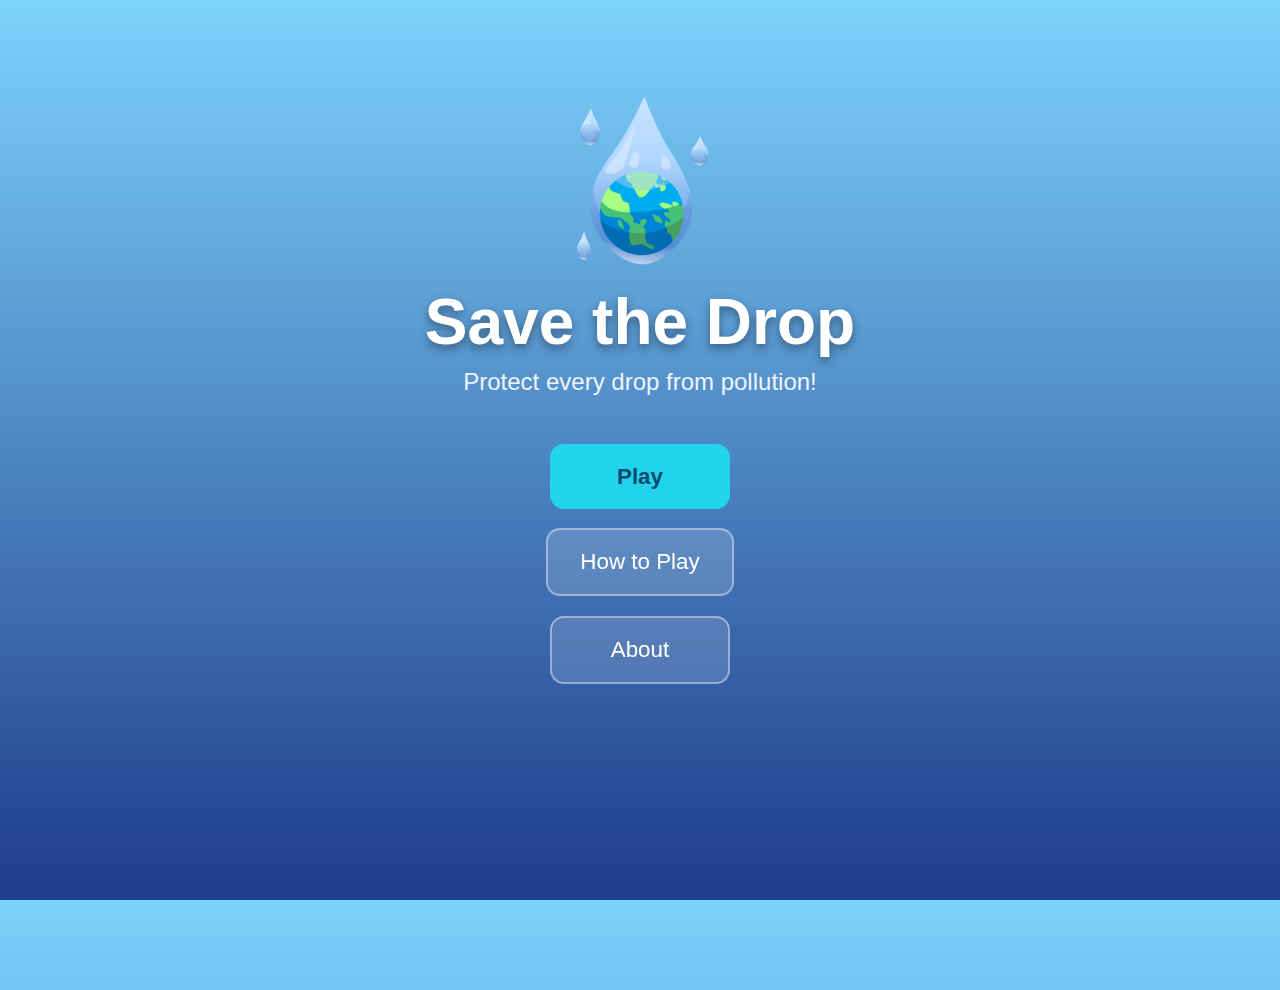
<file: game_app/index.html>
<!DOCTYPE html>
<html lang="en">
  <head>
    <meta charset="UTF-8" />
    <meta name="viewport" content="width=device-width, initial-scale=1.0" />
    <title>💧 Save the Drop</title>
    <link rel="stylesheet" href="style.css" />
  </head>
  <body>
    <!-- 🌊 Main Menu -->
    <div id="menu-screen" class="screen active">
      <div class="menu-container">
        <img
          src="assets/menu_logo.png"
          alt="Save the Drop Logo"
          class="game-logo"
        />
        <h1 class="game-title">Save the Drop</h1>
        <p class="subtitle">Protect every drop from pollution!</p>

        <div class="menu-buttons">
          <button id="start-btn" class="btn primary">Play</button>
          <button id="howto-btn" class="btn">How to Play</button>
          <button id="credits-btn" class="btn">About</button>
        </div>
      </div>
    </div>

    <!-- 📘 How to Play Modal -->
    <div id="howto-screen" class="screen hidden">
      <div class="overlay">
        <h2>How to Play</h2>
        <ul>
          <li>
            🕹️ Use <b>← / →</b> or <b>A / D</b> to move your water droplet.
          </li>
          <li>💧 Collect <b>clean raindrops</b> to increase your score.</li>
          <li>
            🗑️ Avoid <b>trash</b> — hitting it is terrible for your health!
          </li>
          <li>
            ⏳ Survive the set time limit and collect as many raindrops as you
            can.
          </li>
          <li>
            🏁 Your score determines the ending — can you restore the river’s
            purity?
          </li>
        </ul>
        <button id="back-btn" class="btn">Back</button>
      </div>
    </div>

    <!-- ⏳ Playtime Selection Modal -->
    <div id="playtime-screen" class="screen hidden">
      <div class="overlay">
        <h2>Select Playtime</h2>
        <p class="choose-time">How long can you protect the water?</p>
        <div class="time-buttons">
          <button class="time-btn" data-time="60">1 Minute</button>
          <button class="time-btn" data-time="120">2 Minutes</button>
          <button class="time-btn" data-time="180">3 Minutes</button>
        </div>
        <button id="cancel-btn" class="btn" style="margin-top: 1.5rem">
          Cancel
        </button>
      </div>
    </div>

    <!-- 👥 About Modal -->
    <div id="about-screen" class="screen hidden">
      <div class="overlay about-overlay">
        <img
          src="assets/menu_logo.png"
          alt="Save the Drop Logo"
          class="about-logo"
        />
        <h2>Save the Drop</h2>
        <p class="about-theme">
          Theme: <span>Save Water – Protect the Environment 🌿</span>
        </p>

        <div class="about-content">
          <p class="about-desc">
            A short web game raising awareness about water pollution and
            sustainability. Survive as a little droplet and protect the clean
            water from the falling trash!
          </p>

          <div class="team-section">
            <h3>Our Team</h3>
            <div class="team-grid">
              <div class="member">Duc Khai</div>
              <div class="member">Hong Thai</div>
              <div class="member">Ngoc Luong</div>
              <div class="member">Minh Quang</div>
            </div>
          </div>
        </div>

        <button id="about-back-btn" class="btn">Back</button>
      </div>
    </div>

    <script src="menu.js"></script>
  </body>
</html>
</file>
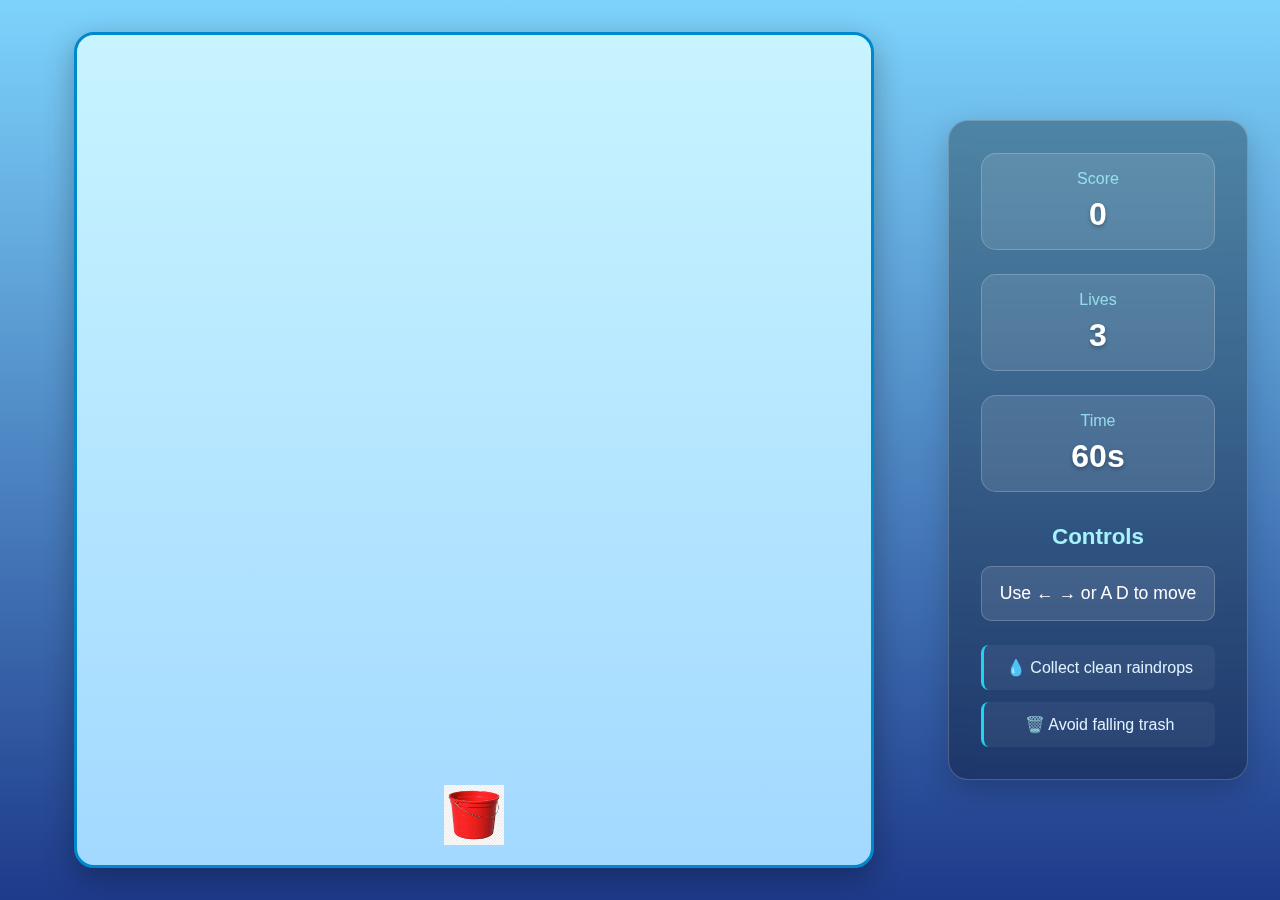
<file: game_app/game.html>
<!DOCTYPE html>
<html lang="en">
<head>
  <meta charset="UTF-8" />
  <meta name="viewport" content="width=device-width, initial-scale=1.0" />
  <title>💧 Save the Drop - Game</title>
  <link rel="stylesheet" href="game.css">
</head>
<body>
  <!-- ====== GAME SCREEN ====== -->
  <div id="game-screen" class="screen active">
    <div class="game-layout">
      <!-- Game Area (Left Side) -->
      <div class="game-section">
        <div id="game-area">
          <div id="player"></div>
        </div>
      </div>
      
      <!-- UI Panel (Right Side) -->
      <div class="ui-section">
        <div class="ui-panel">
          <div class="game-info">
            <div id="score" class="info-item">
              <span class="info-label">Score</span>
              <span class="info-value">0</span>
            </div>
            <div id="lives" class="info-item">
              <span class="info-label">Lives</span>
              <span class="info-value">3</span>
            </div>
            <div id="time" class="info-item">
              <span class="info-label">Time</span>
              <span class="info-value">60s</span>
            </div>
          </div>
          
          <div class="game-controls">
            <h3>Controls</h3>
            <p class="controls-text">Use ← → or A D to move</p>
            <div class="control-hint">
              <p>💧 Collect clean raindrops</p>
              <p>🗑️ Avoid falling trash</p>
            </div>
          </div>
        </div>
      </div>
    </div>
  </div>

  <!-- ====== GAME OVER SCREEN ====== -->
  <div id="gameover-screen" class="screen hidden">
    <div class="gameover-container">
      <div class="gameover-content">
        <h1>💀 Game Over</h1>
        <div class="final-score">
          <p>Your final score:</p>
          <span id="final-score" class="score-display">0</span>
        </div>
        <div class="gameover-buttons">
          <button onclick="goToMenu()" class="btn primary">Play Again</button>
          <button onclick="goToMainMenu()" class="btn">Main Menu</button>
        </div>
      </div>
    </div>
  </div>

  <script src="game.js"></script>
</body>
</html>
</file>
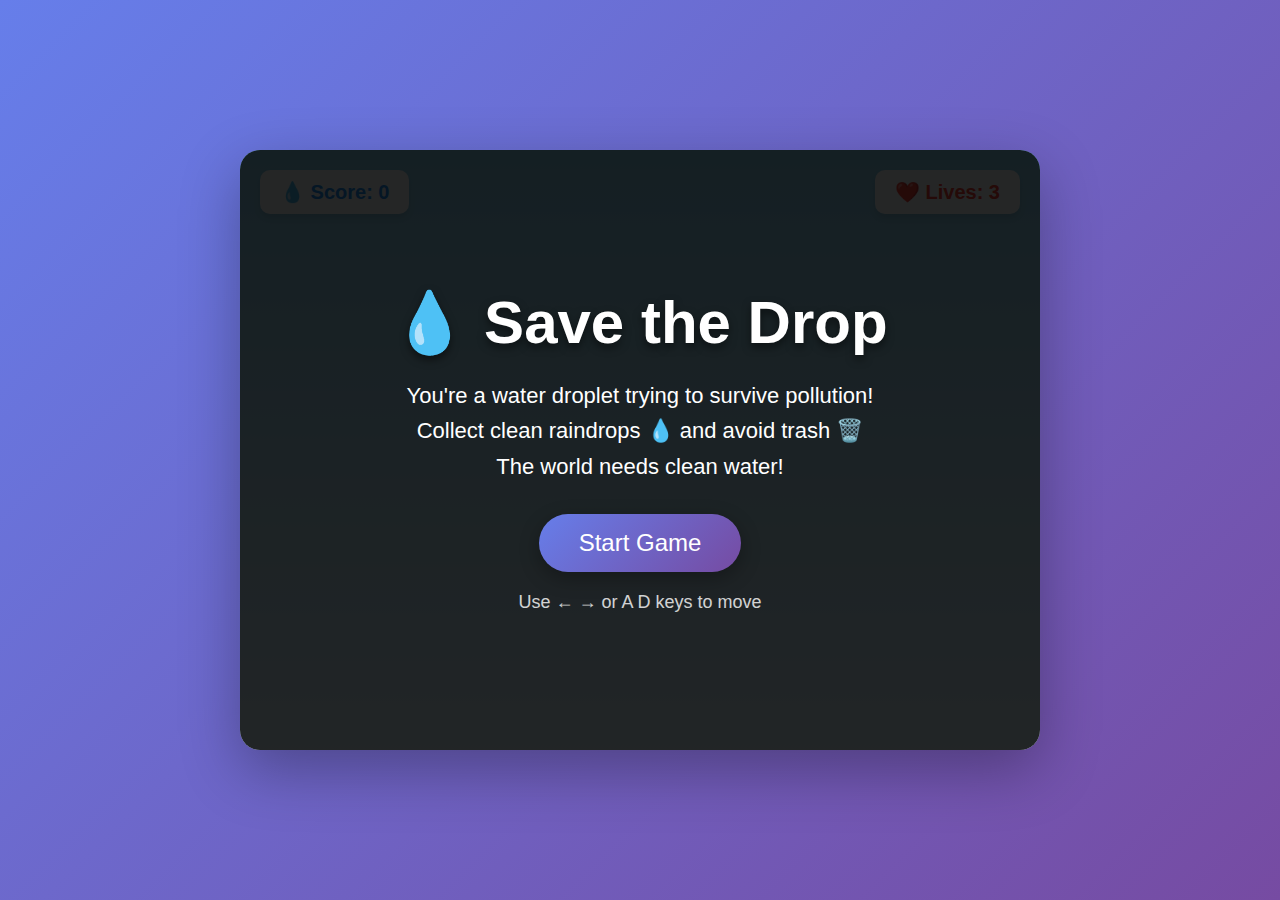
<file: reference/test.html>
<!DOCTYPE html>
<html lang="en">
<head>
    <meta charset="UTF-8">
    <meta name="viewport" content="width=device-width, initial-scale=1.0">
    <title>💧 Save the Drop</title>
    <style>
        * {
            margin: 0;
            padding: 0;
            box-sizing: border-box;
        }

        body {
            font-family: 'Arial', sans-serif;
            background: linear-gradient(135deg, #667eea 0%, #764ba2 100%);
            display: flex;
            justify-content: center;
            align-items: center;
            min-height: 100vh;
            overflow: hidden;
        }

        #gameContainer {
            position: relative;
            width: 800px;
            height: 600px;
            background: linear-gradient(180deg, #87ceeb 0%, #e0f6ff 100%);
            border-radius: 20px;
            box-shadow: 0 20px 60px rgba(0,0,0,0.3);
            overflow: hidden;
        }

        #gameCanvas {
            display: block;
            width: 100%;
            height: 100%;
        }

        #hud {
            position: absolute;
            top: 20px;
            left: 20px;
            right: 20px;
            display: flex;
            justify-content: space-between;
            z-index: 10;
            pointer-events: none;
        }

        .stat {
            background: rgba(255,255,255,0.9);
            padding: 10px 20px;
            border-radius: 10px;
            font-size: 20px;
            font-weight: bold;
            box-shadow: 0 4px 6px rgba(0,0,0,0.1);
        }

        #score { color: #2196F3; }
        #lives { color: #f44336; }

        #startScreen, #gameOverScreen {
            position: absolute;
            top: 0;
            left: 0;
            width: 100%;
            height: 100%;
            background: rgba(0,0,0,0.85);
            display: flex;
            flex-direction: column;
            justify-content: center;
            align-items: center;
            z-index: 100;
            color: white;
        }

        h1 {
            font-size: 60px;
            margin-bottom: 20px;
            text-shadow: 0 4px 8px rgba(0,0,0,0.5);
        }

        p {
            font-size: 22px;
            margin-bottom: 30px;
            text-align: center;
            max-width: 600px;
            line-height: 1.6;
        }

        button {
            background: linear-gradient(135deg, #667eea 0%, #764ba2 100%);
            color: white;
            border: none;
            padding: 15px 40px;
            font-size: 24px;
            border-radius: 50px;
            cursor: pointer;
            transition: all 0.3s;
            box-shadow: 0 6px 20px rgba(0,0,0,0.3);
        }

        button:hover {
            transform: translateY(-2px);
            box-shadow: 0 8px 25px rgba(0,0,0,0.4);
        }

        #finalScore {
            font-size: 36px;
            color: #4CAF50;
            margin: 20px 0;
        }

        .hidden {
            display: none !important;
        }

        .controls {
            margin-top: 20px;
            font-size: 18px;
            opacity: 0.8;
        }
    </style>
</head>
<body>
    <div id="gameContainer">
        <canvas id="gameCanvas" width="800" height="600"></canvas>
        
        <div id="hud">
            <div id="score" class="stat">💧 Score: 0</div>
            <div id="lives" class="stat">❤️ Lives: 3</div>
        </div>

        <div id="startScreen">
            <h1>💧 Save the Drop</h1>
            <p>You're a water droplet trying to survive pollution!<br>
            Collect clean raindrops 💧 and avoid trash 🗑️<br>
            The world needs clean water!</p>
            <button onclick="startGame()">Start Game</button>
            <div class="controls">Use ← → or A D keys to move</div>
        </div>

        <div id="gameOverScreen" class="hidden">
            <h1>Game Over!</h1>
            <div id="finalScore"></div>
            <p>The pollution got you, but don't give up!<br>Every drop counts in saving our water.</p>
            <button onclick="restartGame()">Play Again</button>
        </div>
    </div>

    <script>
        const canvas = document.getElementById('gameCanvas');
        const ctx = canvas.getContext('2d');
        const startScreen = document.getElementById('startScreen');
        const gameOverScreen = document.getElementById('gameOverScreen');
        const scoreEl = document.getElementById('score');
        const livesEl = document.getElementById('lives');
        const finalScoreEl = document.getElementById('finalScore');

        let game = {
            running: false,
            score: 0,
            lives: 3,
            speed: 2,
            spawnRate: 80,
            frame: 0,
            animationId: null
        };

        let player = {
            x: 380,
            y: 520,
            size: 50,
            speed: 7
        };

        let items = [];
        let keys = {};

        window.addEventListener('keydown', e => {
            keys[e.key.toLowerCase()] = true;
            if (e.key === 'ArrowLeft' || e.key === 'ArrowRight') {
                e.preventDefault();
            }
        });

        window.addEventListener('keyup', e => {
            keys[e.key.toLowerCase()] = true;
        });

        function startGame() {
            startScreen.classList.add('hidden');
            game.running = true;
            game.frame = 0;
            loop();
        }

        function restartGame() {
            gameOverScreen.classList.add('hidden');
            game = {
                running: true,
                score: 0,
                lives: 3,
                speed: 2,
                spawnRate: 80,
                frame: 0,
                animationId: null
            };
            player.x = 380;
            items = [];
            keys = {};
            updateDisplay();
            loop();
        }

        function spawn() {
            const good = Math.random() > 0.35;
            items.push({
                x: Math.random() * 750,
                y: -40,
                size: 35,
                good: good,
                speed: game.speed + Math.random() * 1.5
            });
        }

        function movePlayer() {
            if (keys['arrowleft'] || keys['a']) {
                player.x -= player.speed;
            }
            if (keys['arrowright'] || keys['d']) {
                player.x += player.speed;
            }
            if (player.x < 0) player.x = 0;
            if (player.x > 750) player.x = 750;
        }

        function moveItems() {
            for (let i = items.length - 1; i >= 0; i--) {
                items[i].y += items[i].speed;

                const dx = (player.x + 25) - (items[i].x + 17.5);
                const dy = (player.y + 25) - (items[i].y + 17.5);
                const dist = Math.sqrt(dx * dx + dy * dy);

                if (dist < 35) {
                    if (items[i].good) {
                        game.score += 10;
                    } else {
                        game.lives--;
                        if (game.lives <= 0) {
                            endGame();
                            return;
                        }
                    }
                    items.splice(i, 1);
                    updateDisplay();
                } else if (items[i].y > 600) {
                    items.splice(i, 1);
                }
            }
        }

        function draw() {
            ctx.clearRect(0, 0, 800, 600);

            ctx.fillStyle = '#2196F3';
            ctx.beginPath();
            ctx.arc(player.x + 25, player.y + 25, 25, 0, Math.PI * 2);
            ctx.fill();

            ctx.fillStyle = 'white';
            ctx.font = 'bold 32px Arial';
            ctx.textAlign = 'center';
            ctx.textBaseline = 'middle';
            ctx.fillText('💧', player.x + 25, player.y + 25);

            items.forEach(item => {
                ctx.font = '32px Arial';
                ctx.fillText(item.good ? '💧' : '🗑️', item.x + 17.5, item.y + 17.5);
            });
        }

        function updateDisplay() {
            scoreEl.textContent = `💧 Score: ${game.score}`;
            livesEl.textContent = `❤️ Lives: ${game.lives}`;
        }

        function endGame() {
            game.running = false;
            if (game.animationId) {
                cancelAnimationFrame(game.animationId);
            }
            finalScoreEl.textContent = `Final Score: ${game.score}`;
            gameOverScreen.classList.remove('hidden');
        }

        function loop() {
            if (!game.running) return;

            movePlayer();
            moveItems();

            game.frame++;
            if (game.frame % game.spawnRate === 0) {
                spawn();
            }

            if (game.frame % 400 === 0) {
                game.speed += 0.4;
                game.spawnRate = Math.max(30, game.spawnRate - 5);
            }

            draw();
            game.animationId = requestAnimationFrame(loop);
        }
    </script>
</body>
</html>
</file>
<file: game_app/style.css>
/* Reset */
* {
  box-sizing: border-box;
  margin: 0;
  padding: 0;
}

/* Global */
body {
  font-family: "Poppins", sans-serif;
  height: 100vh;
  display: flex;
  justify-content: center;
  align-items: flex-start; /* align to top, not center */
  background: linear-gradient(to bottom, #7dd3fc, #1e3a8a);
  overflow: hidden;
  color: #fff;
  padding-top: 8vh; /* margin from top for breathing room */
}

/* Screen states */
.screen {
  position: absolute;
  width: 100%;
  height: 100%;
  transition: opacity 0.3s ease;
}

.hidden {
  opacity: 0;
  pointer-events: none;
}

.active {
  opacity: 1;
}

/* Menu container */
.menu-container {
  text-align: center;
  animation: fadeIn 1s ease-in-out;
  width: 100%;
  max-width: 600px;
  margin: auto;
}

.game-title {
  font-size: clamp(2rem, 5vw, 4rem); /* Responsive scaling */
  text-shadow: 0 4px 10px rgba(0, 0, 0, 0.4);
  line-height: 1.2;
}

.subtitle {
  font-size: clamp(1rem, 2vw, 1.5rem);
  margin-top: 0.5rem;
  margin-bottom: 3rem;
  opacity: 0.9;
}

.menu-buttons {
  display: flex;
  flex-direction: column;
  gap: 1.2rem;
  align-items: center;
}

/* Buttons */
.btn {
  background: rgba(255, 255, 255, 0.15);
  color: white;
  border: 2px solid rgba(255, 255, 255, 0.4);
  padding: clamp(0.8rem, 1.5vw, 1.2rem) clamp(1.5rem, 3vw, 2rem);
  border-radius: 14px;
  cursor: pointer;
  font-size: clamp(1rem, 2vw, 1.4rem);
  transition: all 0.2s ease;
  backdrop-filter: blur(4px);
  min-width: 180px;
}

.btn:hover {
  background: rgba(255, 255, 255, 0.25);
  transform: scale(1.05);
}

.btn.primary {
  background: #22d3ee;
  color: #0c4a6e;
  font-weight: 600;
  border: none;
}

.btn.primary:hover {
  background: #0ea5e9;
  color: white;
}

/* How to play overlay */
.overlay {
  background: rgba(0, 0, 0, 0.6);
  backdrop-filter: blur(6px);
  padding: 2rem;
  border-radius: 16px;
  text-align: center;
  max-width: 500px;
  margin: auto;
  animation: fadeIn 0.5s ease-in-out;
}

.overlay h2 {
  font-size: clamp(1.4rem, 2.5vw, 2rem);
  margin-bottom: 1rem;
  color: #a5f3fc;
}

.overlay ul {
  text-align: left;
  margin-bottom: 1.5rem;
  line-height: 1.6;
  font-size: clamp(1rem, 1.5vw, 1.2rem);
}

/* Responsive tweaks */
@media (min-width: 1200px) {
  body {
    padding-top: 10vh;
  }
  .menu-container {
    max-width: 700px;
  }
}

/* Animations */
@keyframes fadeIn {
  from {
    opacity: 0;
    transform: translateY(10px);
  }
  to {
    opacity: 1;
    transform: translateY(0);
  }
}

/* Playtime modal */
#playtime-screen .overlay {
  background: rgba(0, 0, 0, 0.7);
  max-width: 480px;
}

.time-buttons {
  display: flex;
  justify-content: center;
  gap: 1rem;
  flex-wrap: wrap;
  margin-top: 1rem;
}

.time-btn {
  background: #22d3ee;
  color: #0c4a6e;
  border: none;
  border-radius: 10px;
  padding: clamp(0.7rem, 1.3vw, 1rem) clamp(1rem, 2vw, 1.5rem);
  font-size: clamp(1rem, 1.8vw, 1.2rem);
  font-weight: 600;
  cursor: pointer;
  transition: 0.2s ease;
}

.time-btn:hover {
  background: #0ea5e9;
  color: white;
  transform: scale(1.05);
}

.time-btn.selected {
  background: #0284c7;
  color: #fff;
  box-shadow: 0 0 10px rgba(2, 132, 199, 0.6);
}

/* About Modal */
#about-screen .overlay {
  max-width: 480px;
  background: rgba(0, 0, 0, 0.75);
}

.about-line {
  margin: 0.8rem 0;
  font-size: clamp(1rem, 1.6vw, 1.2rem);
  color: #e0f2fe;
}

.team-list {
  list-style: none;
  padding: 0;
  margin: 0.5rem 0 1.5rem 0;
}

.team-list li {
  margin: 0.3rem 0;
  font-size: clamp(1rem, 1.5vw, 1.1rem);
  color: #bae6fd;
}

/* --- About Modal Improvements --- */
.about-overlay {
  max-width: 420px;
  padding: 1.8rem 1.6rem;
  background: linear-gradient(
    180deg,
    rgba(13, 33, 45, 0.95),
    rgba(8, 20, 25, 0.9)
  );
  border: 1px solid rgba(173, 216, 230, 0.25);
  border-radius: 16px;
  box-shadow: 0 0 24px rgba(0, 180, 255, 0.15);
  display: flex;
  flex-direction: column;
  align-items: center;
  text-align: center;
  gap: 0.8rem;
}

.about-overlay h2 {
  font-size: clamp(1.6rem, 3vw, 2rem);
  margin-bottom: 0.3rem;
  color: #a5f3fc;
}

.about-theme {
  font-size: clamp(0.95rem, 1.5vw, 1.1rem);
  color: #e0f2fe;
  margin-bottom: 0.8rem;
}

.about-theme span {
  color: #7dd3fc;
  font-weight: 600;
}

.about-desc {
  font-size: clamp(0.9rem, 1.4vw, 1.05rem);
  color: #cce8f9;
  margin: 0.5rem 0 1.2rem 0;
  line-height: 1.4;
  max-width: 90%;
}

.team-section {
  width: 100%;
  margin-bottom: 0.8rem;
}

.team-section h3 {
  margin-bottom: 0.5rem;
  font-size: clamp(1rem, 1.6vw, 1.2rem);
  color: #93c5fd;
}

.team-grid {
  display: grid;
  grid-template-columns: repeat(2, 1fr);
  gap: 0.4rem 1rem;
  justify-items: center;
}

.member {
  background: rgba(59, 130, 246, 0.15);
  padding: 0.5rem 0.8rem;
  border-radius: 10px;
  font-size: clamp(0.9rem, 1.4vw, 1rem);
  color: #e0f2fe;
  transition: background 0.3s ease;
}

.member:hover {
  background: rgba(59, 130, 246, 0.25);
}

#about-back-btn {
  margin-top: 1rem;
  width: 60%;
  font-size: clamp(0.95rem, 1.4vw, 1.1rem);
}

/* --- Logo Styling --- */
.game-logo {
  width: clamp(120px, 20vw, 180px);
  margin-bottom: 0.6rem;
  user-select: none;
}

.about-logo {
  width: clamp(80px, 18vw, 120px);
  margin-bottom: 0.4rem;
  user-select: none;
  filter: drop-shadow(0 0 8px rgba(59, 130, 246, 0.4));
}
</file>
<file: game_app/game.css>
/* ====== RESET & GLOBAL STYLES ====== */
* {
  box-sizing: border-box;
  margin: 0;
  padding: 0;
}

body {
  font-family: "Poppins", sans-serif;
  height: 100vh;
  background: linear-gradient(to bottom, #7dd3fc, #1e3a8a);
  overflow: hidden;
  color: #fff;
}

/* ====== SCREEN MANAGEMENT ====== */
.screen {
  position: absolute;
  width: 100%;
  height: 100%;
  transition: opacity 0.3s ease;
  display: none;
  opacity: 0;
}

.screen.active {
  display: block;
  opacity: 1;
}

.screen.hidden {
  display: none;
  opacity: 0;
  pointer-events: none;
}

/* ====== GAME LAYOUT ====== */
.game-layout {
  display: flex;
  width: 100%;
  height: 100vh;
  gap: 2rem;
  padding: 2rem;
}

/* ====== GAME SECTION (LEFT) ====== */
.game-section {
  flex: 1;
  display: flex;
  justify-content: center;
  align-items: center;
  min-width: 0;
}

#game-area {
  position: relative;
  width: 100%;
  max-width: 800px;
  height: calc(100vh - 4rem);
  min-height: 600px;
  background: linear-gradient(to bottom, #c8f4ff, #a3d9ff);
  border: 3px solid #0088cc;
  border-radius: 20px;
  overflow: hidden;
  box-shadow: 0 10px 30px rgba(0, 0, 0, 0.3);
}

/* ====== UI SECTION (RIGHT) ====== */
.ui-section {
  width: 300px;
  display: flex;
  flex-direction: column;
  justify-content: center;
}

.ui-panel {
  background: rgba(0, 0, 0, 0.3);
  backdrop-filter: blur(10px);
  border-radius: 20px;
  padding: 2rem;
  border: 1px solid rgba(255, 255, 255, 0.2);
  box-shadow: 0 10px 30px rgba(0, 0, 0, 0.2);
}

/* ====== GAME INFO ====== */
.game-info {
  display: flex;
  flex-direction: column;
  gap: 1.5rem;
  margin-bottom: 2rem;
}

.info-item {
  display: flex;
  flex-direction: column;
  align-items: center;
  gap: 0.5rem;
  padding: 1rem;
  background: rgba(255, 255, 255, 0.1);
  border-radius: 15px;
  border: 1px solid rgba(255, 255, 255, 0.2);
}

.info-label {
  font-size: 1rem;
  opacity: 0.8;
  color: #a5f3fc;
  font-weight: 500;
}

.info-value {
  font-size: 2rem;
  font-weight: 700;
  color: #fff;
  text-shadow: 0 2px 4px rgba(0, 0, 0, 0.3);
}

/* ====== GAME CONTROLS ====== */
.game-controls {
  text-align: center;
}

.game-controls h3 {
  font-size: 1.4rem;
  margin-bottom: 1rem;
  color: #a5f3fc;
  font-weight: 600;
}

.controls-text {
  font-size: 1.1rem;
  color: #fff;
  margin-bottom: 1.5rem;
  background: rgba(255, 255, 255, 0.1);
  padding: 1rem;
  border-radius: 10px;
  border: 1px solid rgba(255, 255, 255, 0.2);
}

.control-hint {
  display: flex;
  flex-direction: column;
  gap: 0.8rem;
  margin-top: 1rem;
}

.control-hint p {
  font-size: 1rem;
  color: #e0f2fe;
  background: rgba(255, 255, 255, 0.05);
  padding: 0.8rem;
  border-radius: 8px;
  border-left: 3px solid #22d3ee;
}

/* ====== PLAYER ====== */
#player {
  width: 60px;
  height: 60px;
  position: absolute;
  bottom: 20px;
  left: 50%;
  transform: translateX(-50%);
  background: url('assets/bucket.png') no-repeat center/contain;
  z-index: 10;
  transition: left 0.1s ease;
}

/* ====== GAME OBJECTS ====== */
.object {
  position: absolute;
  width: 40px;
  height: 40px;
  top: 0;
  z-index: 5;
}

.trash {
  background: url('assets/trash.png') no-repeat center/contain;
}

.raindrop {
  background: url('assets/raindrop.png') no-repeat center/contain;
}

/* ====== RESULTS SCREEN ====== */
.results-container {
  display: flex;
  justify-content: center;
  align-items: flex-start; /* Align to the top for scrollability */
  width: 100%;
  height: 100%;
  background: rgba(0, 0, 0, 0.7);
  backdrop-filter: blur(10px);
  overflow-y: auto; /* Enable vertical scrolling */
  padding: 2rem; /* Add padding for better spacing */
}

.results-content {
  display: flex;
  flex-direction: column;
  align-items: center;
  background: linear-gradient(180deg, rgba(13, 33, 45, 0.95), rgba(8, 20, 25, 0.9));
  padding: 2rem;
  border-radius: 25px;
  border: 1px solid rgba(173, 216, 230, 0.3);
  box-shadow: 0 0 40px rgba(0, 180, 255, 0.2);
  max-width: 600px;
  width: 90%;
  animation: fadeIn 0.6s ease-in-out;
}

.results-image {
  margin-bottom: 2rem;
}

.results-image img {
  width: 300px; /* Increase the size of the image */
  height: 300px;
  object-fit: cover;
  border-radius: 15px;
  box-shadow: 0 10px 30px rgba(0, 0, 0, 0.3);
}

.results-info {
  text-align: center;
  margin-bottom: 2rem;
}

.results-info h1 {
  font-size: 2.2rem;
  margin-bottom: 1.5rem;
  color: #22d3ee;
  text-shadow: 0 4px 10px rgba(0, 0, 0, 0.4);
}

.final-stats {
  display: flex;
  flex-direction: column;
  gap: 1rem;
  margin-bottom: 2rem;
}

.stat-item {
  display: flex;
  justify-content: space-between;
  align-items: center;
  background: rgba(255, 255, 255, 0.1);
  padding: 1rem 1.5rem;
  border-radius: 12px;
  border: 1px solid rgba(255, 255, 255, 0.2);
}

.stat-label {
  font-size: 1.1rem;
  color: #e0f2fe;
  font-weight: 500;
}

.stat-value {
  font-size: 1.4rem;
  font-weight: 700;
  color: #22d3ee;
  text-shadow: 0 0 10px rgba(34, 211, 238, 0.5);
}

.result-fact {
  background: rgba(34, 211, 238, 0.1);
  padding: 1.5rem;
  border-radius: 15px;
  border: 1px solid rgba(34, 211, 238, 0.3);
  margin-bottom: 1rem;
}

.result-fact h3 {
  font-size: 1.3rem;
  color: #a5f3fc;
  margin-bottom: 0.8rem;
  font-weight: 600;
}

.result-fact p {
  font-size: 1.1rem;
  color: #e0f2fe;
  line-height: 1.6;
  font-style: italic;
}

.results-buttons {
  display: flex;
  flex-direction: column;
  gap: 1rem;
  width: 100%;
  max-width: 300px;
}

/* ====== BUTTONS ====== */
.btn {
  background: rgba(255, 255, 255, 0.15);
  color: white;
  border: 2px solid rgba(255, 255, 255, 0.4);
  padding: 1rem 2rem;
  border-radius: 15px;
  cursor: pointer;
  font-size: 1.1rem;
  font-weight: 600;
  transition: all 0.3s ease;
  backdrop-filter: blur(4px);
  min-width: 200px;
}

.btn:hover {
  background: rgba(255, 255, 255, 0.25);
  transform: scale(1.05);
  box-shadow: 0 5px 15px rgba(0, 0, 0, 0.2);
}

.btn.primary {
  background: #22d3ee;
  color: #0c4a6e;
  border: none;
  font-weight: 700;
}

.btn.primary:hover {
  background: #0ea5e9;
  color: white;
  box-shadow: 0 0 20px rgba(34, 211, 238, 0.4);
}

/* ====== ANIMATIONS ====== */
@keyframes fadeIn {
  from {
    opacity: 0;
    transform: translateY(20px);
  }
  to {
    opacity: 1;
    transform: translateY(0);
  }
}

@keyframes objectFall {
  from {
    transform: translateY(-50px);
  }
  to {
    transform: translateY(650px);
  }
}

/* ====== RESPONSIVE DESIGN ====== */
@media (max-width: 1200px) {
  .ui-section {
    width: 250px;
  }
  
  .ui-panel {
    padding: 1.5rem;
  }
}

@media (max-width: 1024px) {
  .game-layout {
    flex-direction: column;
    gap: 1rem;
    padding: 1rem;
  }
  
  .ui-section {
    width: 100%;
    order: -1;
  }
  
  .ui-panel {
    display: flex;
    flex-direction: row;
    justify-content: space-around;
    align-items: center;
    padding: 1rem;
  }
  
  .game-info {
    flex-direction: row;
    gap: 1rem;
    margin-bottom: 0;
  }
  
  .info-item {
    padding: 0.8rem;
  }
  
  .info-value {
    font-size: 1.5rem;
  }
  
  .game-controls {
    text-align: left;
  }
  
  .game-controls h3 {
    font-size: 1.2rem;
    margin-bottom: 0.5rem;
  }
  
  .controls-text {
    font-size: 1rem;
    margin-bottom: 0.5rem;
  }
  
  .control-hint {
    margin-top: 0.5rem;
  }
  
  .control-hint p {
    font-size: 0.9rem;
    padding: 0.5rem;
  }
}

@media (max-width: 768px) {
  #game-area {
    height: calc(100vh - 6rem);
    min-height: 500px;
  }
  
  .ui-panel {
    flex-direction: column;
    gap: 1rem;
  }
  
  .game-info {
    flex-direction: row;
    justify-content: space-around;
  }
  
  .info-item {
    flex: 1;
    padding: 0.6rem;
  }
  
  .info-value {
    font-size: 1.2rem;
  }
  
  .game-controls {
    text-align: center;
  }
}
</file>
